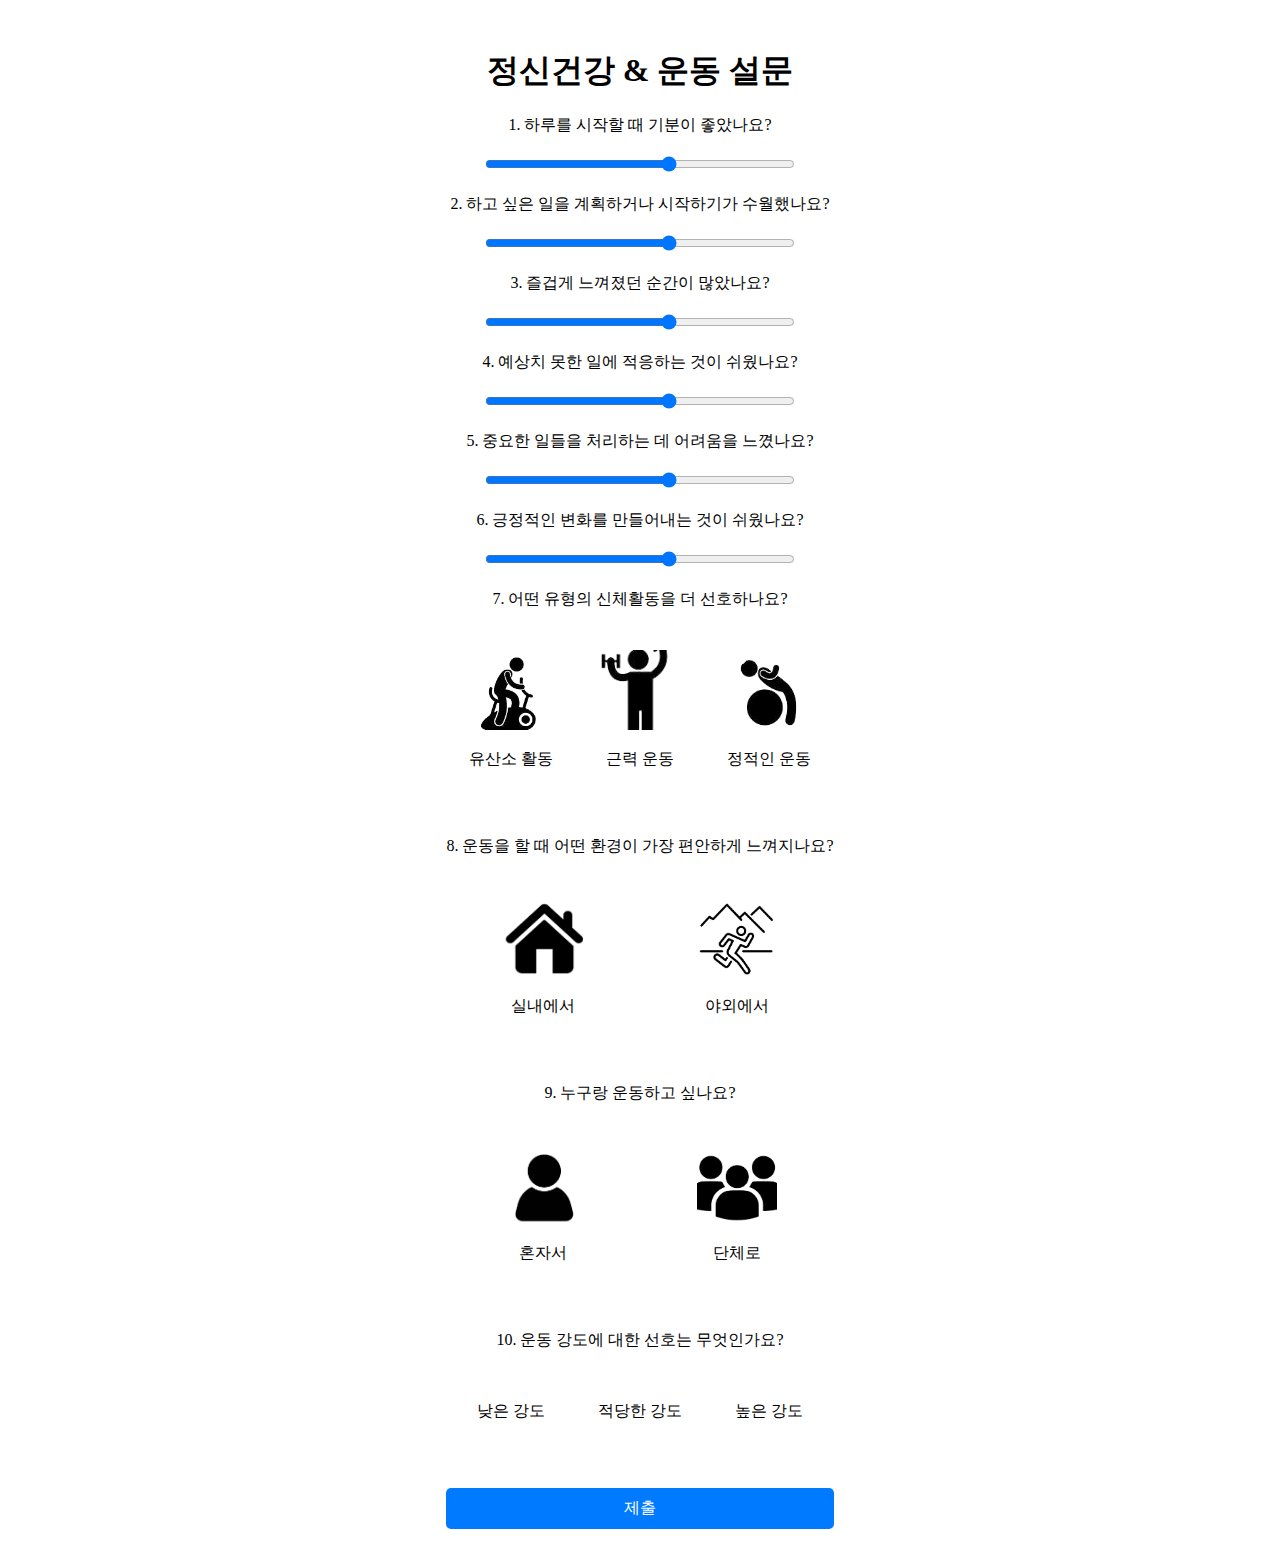
<file: index.html>
<!DOCTYPE html>
<html lang="ko">
<head>
    <meta charset="UTF-8">
    <meta name="viewport" content="width=device-width, initial-scale=1.0">
    <title>정신건강 & 운동 설문</title>
    <link rel="stylesheet" href="styles.css">
</head>
<body>
    <div class="container">
        <h1>정신건강 & 운동 설문</h1>

        <form id="survey-form">
            <!-- 1~3번 설문: 바 형태 -->
            <div class="question">
                <label for="depression-level">1. 하루를 시작할 때 기분이 좋았나요?</label>
                <input type="range" id="depression-level" name="depression-level" min="0" max="5" step="1">
            </div>

            <div class="question">
                <label for="plan-ability">2. 하고 싶은 일을 계획하거나 시작하기가 수월했나요?</label>
                <input type="range" id="plan-ability" name="plan-ability" min="0" max="5" step="1">
  
            </div>

            <div class="question">
                <label for="enjoyment">3. 즐겁게 느껴졌던 순간이 많았나요?</label>
                <input type="range" id="enjoyment" name="enjoyment" min="0" max="5" step="1">
            </div>

            <!-- 4~6번 설문: 스트레스 관련 질문 -->
            <div class="question">
                <label for="adaptability">4. 예상치 못한 일에 적응하는 것이 쉬웠나요?</label>
                <input type="range" id="adaptability" name="adaptability" min="0" max="5" step="1">
            </div>

            <div class="question">
                <label for="stress-level">5. 중요한 일들을 처리하는 데 어려움을 느꼈나요?</label>
                <input type="range" id="stress-level" name="stress-level" min="0" max="5" step="1">
            </div>

            <div class="question">
                <label for="positive-change">6. 긍정적인 변화를 만들어내는 것이 쉬웠나요?</label>
                <input type="range" id="positive-change" name="positive-change" min="0" max="5" step="1">
            </div>

            <!-- 7. 어떤 유형의 신체활동을 더 선호하나요? -->
            <div class="question">
                <label>7. 어떤 유형의 신체활동을 더 선호하나요?</label>
                <div class="choices">
                    <div class="choice">
                        <input type="radio" id="aerobic" name="preferred-exercise" value="aerobic">
                        <label for="aerobic">
                            <img src="exercise1.png" alt="유산소 운동" class="exercise-img">
                            <p>유산소 활동</p>
                        </label>
                    </div>
                    <div class="choice">
                        <input type="radio" id="strength" name="preferred-exercise" value="strength">
                        <label for="strength">
                            <img src="exercise2.png" alt="근력 운동" class="exercise-img">
                            <p>근력 운동</p>
                        </label>
                    </div>
                    <div class="choice">
                        <input type="radio" id="static" name="preferred-exercise" value="static">
                        <label for="static">
                            <img src="exercise3.png" alt="정적인 운동" class="exercise-img">
                            <p>정적인 운동</p>
                        </label>
                    </div>
                </div>
            </div>
            

            <!-- 8. 운동을 할 때 어떤 환경이 가장 편안하게 느껴지나요? -->
            <div class="question">
                <label>8. 운동을 할 때 어떤 환경이 가장 편안하게 느껴지나요?</label>
                <div class="choices">
                    <!-- 실내/야외 선택지 -->
                        <div class="choice">
                            <input type="radio" id="indoor" name="exercise-environment1" value="indoor">
                            <label for="indoor">
                                <img src="indoor.png" alt="실내" class="exercise-img">
                                <p>실내에서</p>
                            </label>
                        </div>
                        <div class="choice">
                            <input type="radio" id="outdoor" name="exercise-environment1" value="outdoor">
                            <label for="outdoor">
                                <img src="outdoor.png" alt="야외" class="exercise-img">
                                <p>야외에서</p>
                            </label>
                        </div>
                </div>
            </div>

            <div class="question">
                <label>9. 누구랑 운동하고 싶나요?</label>
                <div class="choices">
                    <!-- 혼자/단체 선택지 -->
                    <div class="choice">
                        <input type="radio" id="alone" name="exercise-environment2" value="alone">
                        <label for="alone">
                            <img src="alone.png" alt="혼자" class="exercise-img">
                            <p>혼자서</p>
                        </label>
                    </div>
                    <div class="choice">
                        <input type="radio" id="group" name="exercise-environment2" value="group">
                        <label for="group">
                            <img src="group.png" alt="단체" class="exercise-img">
                            <p>단체로</p>
                        </label>
                    </div>
                </div>
            </div>
            


            

            <!-- 10. 운동 강도에 대한 선호는 무엇인가요? -->
            <div class="question">
                <label>10. 운동 강도에 대한 선호는 무엇인가요?</label>
                <div class="choices">
                    <div class="choice">
                        <input type="radio" id="low" name="intensity" value="low">
                        <label for="low">
                            <p>낮은 강도</p>
                        </label>
                    </div>
                    <div class="choice">
                        <input type="radio" id="medium" name="intensity" value="medium">
                        <label for="medium">
                            <p>적당한 강도</p>
                        </label>
                    </div>
                    <div class="choice">
                        <input type="radio" id="high" name="intensity" value="high">
                        <label for="high">
                            <p>높은 강도</p>
                        </label>
                    </div>
                </div>
            </div>

            <button type="submit">제출</button>
        </form>
        <div id="result" class="hidden"></div>
    </div>
    
    <script src="script.js"></script>
</body>
</html>
</file>
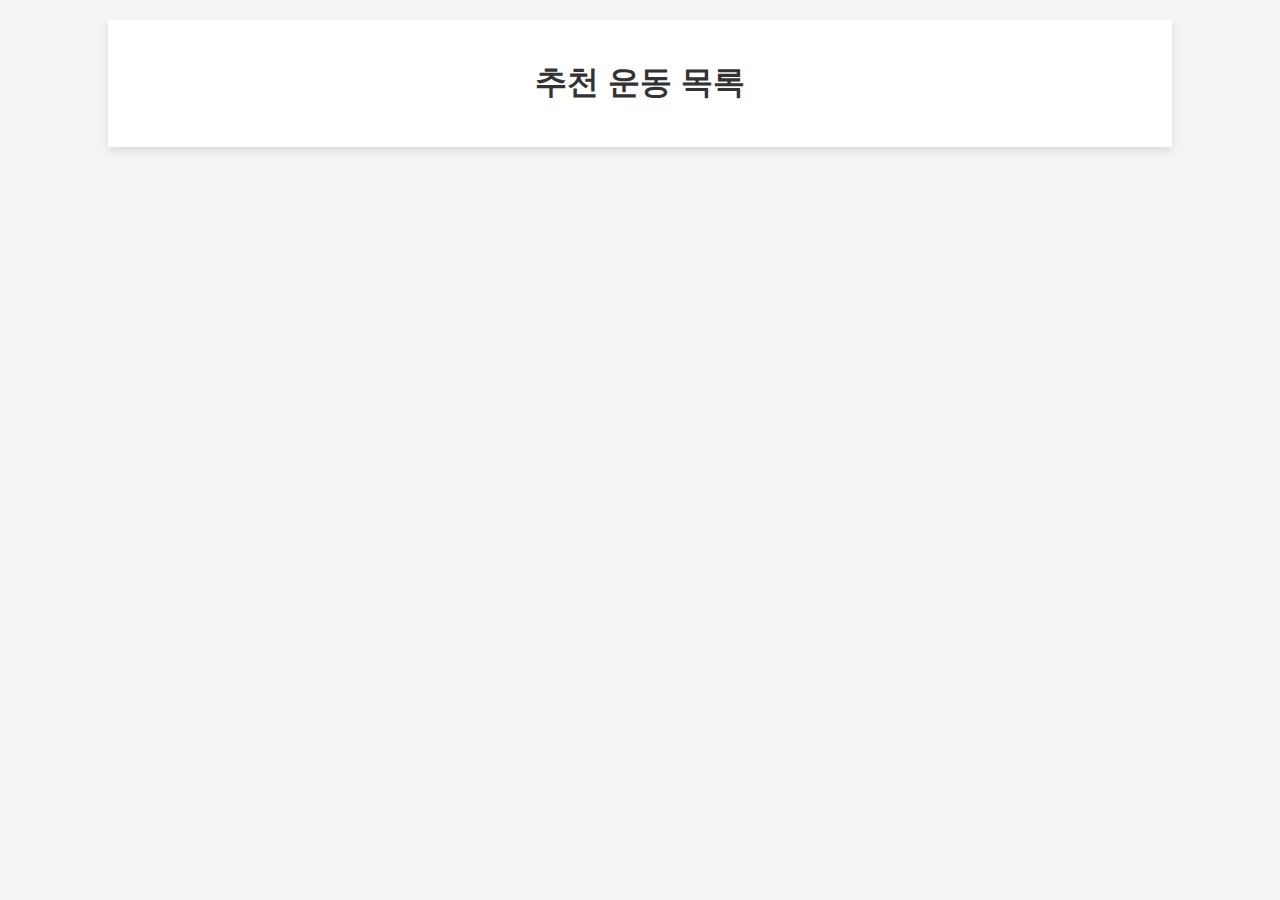
<file: locations.html>
<!DOCTYPE html>
<html lang="ko">
<head>
    <meta charset="UTF-8">
    <meta name="viewport" content="width=device-width, initial-scale=1.0">
    <title>추천 운동</title>
    <link rel="stylesheet" href="locations.css">
</head>
<body>
    
    <div class="container">
        <h1>추천 운동 목록</h1>
        <div id="result"></div>  <!-- 운동 결과 표시될 곳 -->
    </div>
    <script src="locations.js"></script>
    
</body>
</html>
</file>
<file: styles.css>
/* 전체 컨테이너를 정중앙으로 배치 */
.container {
    display: flex;
    flex-direction: column;
    justify-content: center;
    align-items: center;
    padding: 20px;
    max-width: 800px;
    margin: 0 auto;
}

/* 각 질문을 정중앙으로 배치 */
.question {
    display: flex;
    flex-direction: column;  /* 세로로 배치 */
    align-items: center;     /* 수평 중앙 정렬 */
    margin-bottom: 20px;
}

/* 슬라이드 바는 항상 아래쪽에 배치 */
.question input[type="range"] {
    width: 80%;  /* 슬라이드 바의 너비를 80%로 설정 */
    margin-top: 10px; /* 슬라이드 바와 텍스트 간의 간격 추가 */
}

/* 질문의 텍스트 */
.question label {
    font-size: 16px;
    text-align: center;
    margin-bottom: 10px; /* 텍스트와 슬라이드 바 사이의 간격 */
}

/* 7~8번 질문 텍스트 강조하지 않도록 수정 */
.question label:not(.bold) {
    font-weight: normal;
}

/* 버튼 스타일 */
button {
    display: block;
    width: 100%;
    padding: 10px;
    background-color: #007bff;
    color: white;
    font-size: 16px;
    border: none;
    border-radius: 5px;
    cursor: pointer;
    transition: background-color 0.3s;
    margin-top: 20px;  /* 버튼과 선택지 사이 간격 */
}

button:hover {
    background-color: #0056b3;
}

button:disabled {
    background-color: #cccccc;
    cursor: not-allowed;
}

/* 선택지 스타일 */
.choices {
    display: flex;
    justify-content: space-around;
    align-items: center; 
    flex-direction: row;
    flex-wrap: nowrap;
    margin-top: 10px;
    width: 100%;
}


/* 각 선택지 스타일 */
.choice {
    text-align: center;
    margin: 10px;
    cursor: pointer;
    position: relative;
    width: 48%;  /* 선택지의 너비를 두 개씩 배치 */
}

/* 이미지 크기 조정 및 스타일 */
.exercise-img {
    width: 80px;  /* 이미지 크기 조정 */
    height: 80px; /* 이미지 높이도 조정 */
    object-fit: cover;
    border-radius: 8px;
    margin-bottom: 10px;
    transition: transform 0.3s ease; /* 이미지 크기 변경 애니메이션 */
    border-radius: 8px;
}

.hidden {
    display: none;
}


/* 이미지 hover 효과 */
.exercise-img:hover {
    transform: scale(1.1);
}

/* 선택지의 radio 버튼 숨기기 */
.choice input[type="radio"] {
    display: none;
}

/* 체크된 선택지에 스타일 추가 */
.choice input[type="radio"]:checked + label {
    background-color: #e1f5fe;
    border: 2px solid #007bff;
    padding: 5px;  /* padding을 주어 이미지와 테두리 간격 조정 */
    box-sizing: border-box; 
}

/* 선택지의 텍스트 */
.choice p {
    margin-top: 10px;
}

.choice label {
    display: block;
    cursor: pointer;
    padding: 10px;
    transition: transform 0.3s ease;
}

/* label에 마우스를 올렸을 때 이미지 크기 효과 */
.choice label:hover {
    transform: scale(1.05); /* 마우스를 올렸을 때 약간 커지는 효과 */
}

.exercise-img:hover {
    transform: scale(1.1); /* 이미지 hover 효과 */
}

/* 결과 박스 스타일 */
.result {
    background-color: #f8f8f8;
    border: 1px solid #ccc;
    padding: 20px;
    margin-top: 20px;
    text-align: center;
    border-radius: 8px;
    box-shadow: 0 2px 5px rgba(0, 0, 0, 0.1);
}

.result h2 {
    color: #333;
    font-size: 24px;
    margin-bottom: 15px;
}

.result ul {
    list-style-type: none;
    padding: 0;
    font-size: 18px;
    color: #555;
}

.result ul li {
    margin: 10px 0;
}

.result ul li::before {
    content: "✔️";
    margin-right: 8px;
    color: #4caf50;
}

.result p {
    font-size: 16px;
    color: #888;
    margin-top: 15px;
}

/* 이미지를 크기 조정 */
.exercise-img {
    width: 80px;   /* 이미지 너비를 80px로 설정 */
    height: 80px;  /* 이미지 높이도 80px로 설정 */
    object-fit: cover;  /* 비율에 맞게 높이를 자동으로 조정 */
    margin-bottom: 5px; 
}

/* 반응형 디자인 (모바일에서의 레이아웃 변경) */
@media (max-width: 768px) {
    .choices {
        flex-direction: row;
        justify-content: space-between; 
        align-items: center;
    }

    .choice {
        width: 80%;
        margin-bottom: 20px;
    }
}
</file>
<file: locations.css>
body {
    font-family: Arial, sans-serif;
    background-color: #f4f4f4;
    margin: 0;
    padding: 0;
}

.container {
    width: 80%;
    margin: 20px auto;
    background-color: #fff;
    padding: 20px;
    box-shadow: 0 4px 8px rgba(0, 0, 0, 0.1);
}

h1 {
    text-align: center;
    color: #333;
}

.exercise {
    margin-bottom: 20px;
    padding: 10px;
    background-color: #f9f9f9;
    border: 1px solid #ddd;
    border-radius: 8px;
}


h2 {
    margin: 0;
    font-size: 1.5em;
    color: #333;
}

p {
    margin: 5px 0;
    font-size: 1em;
    color: #666;
}

p strong {
    font-weight: bold;
}

.exercise p {
    margin: 4px 0;
}
</file>
